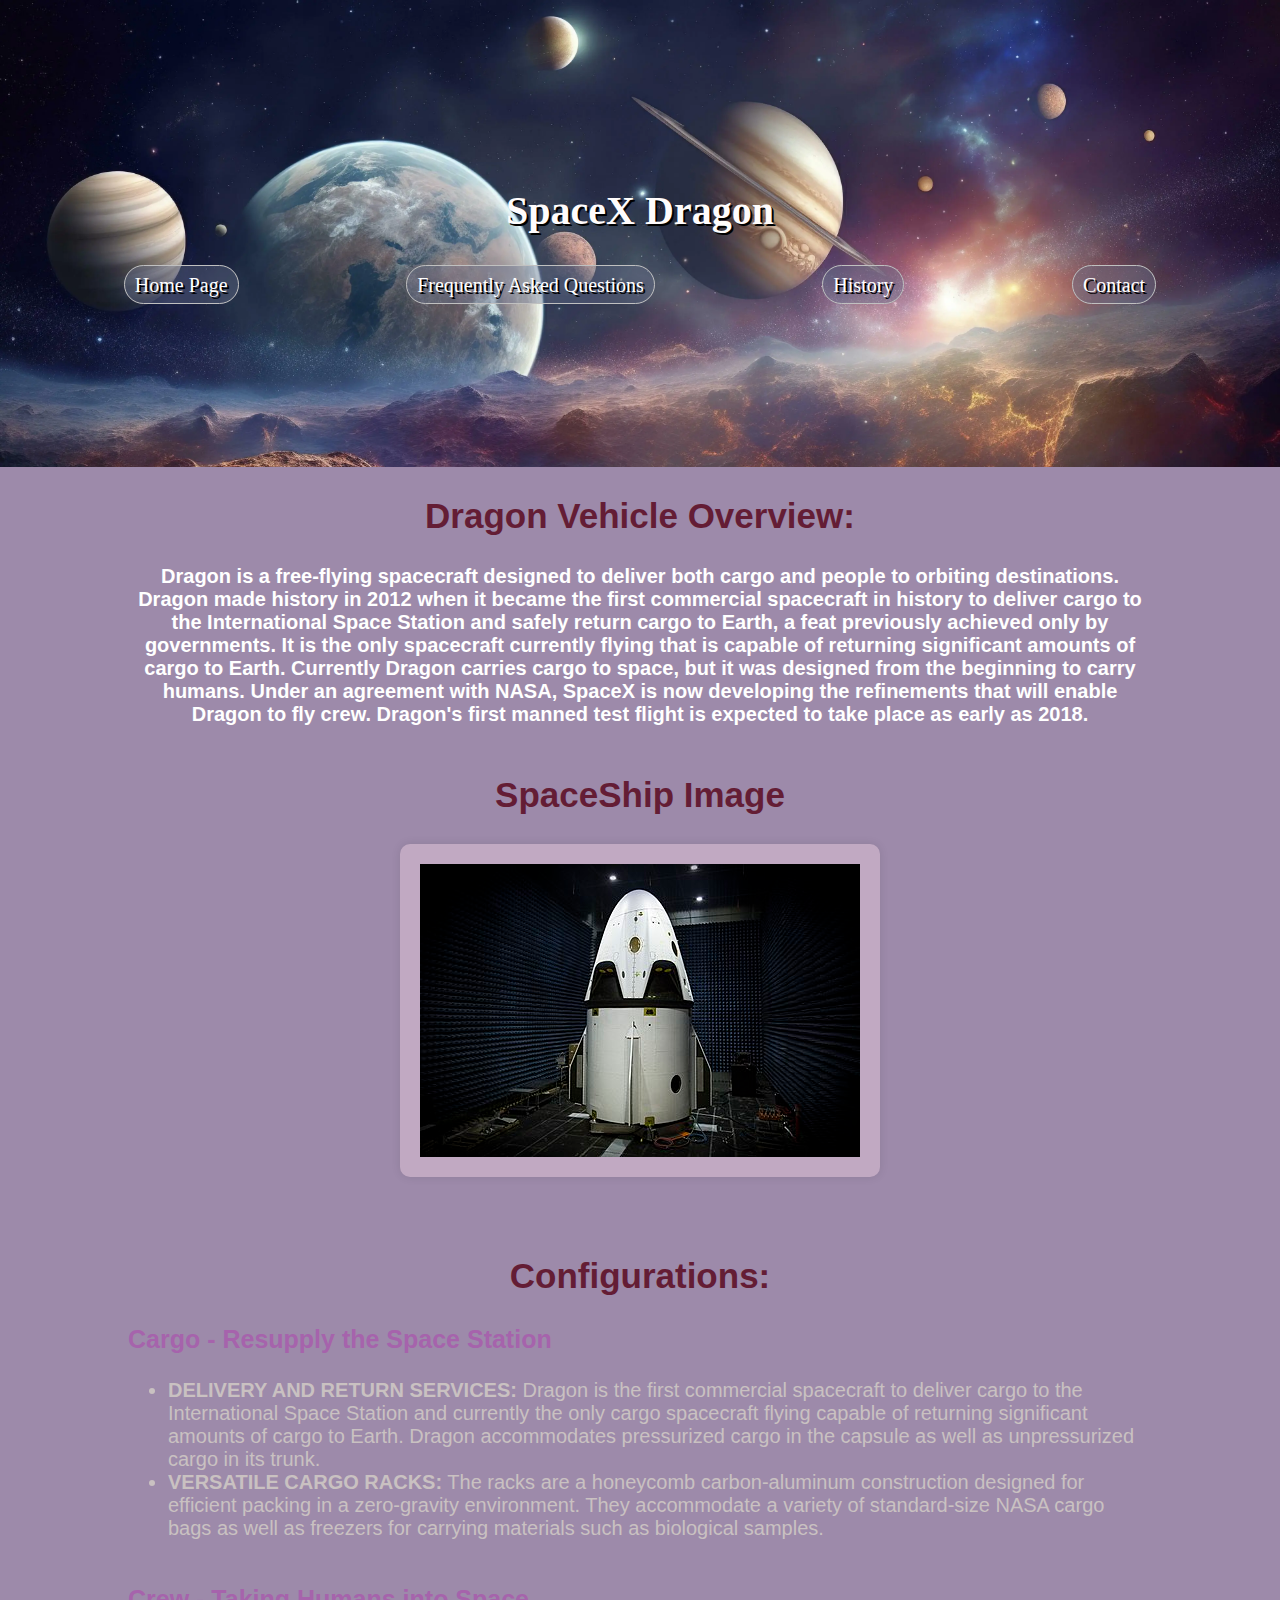
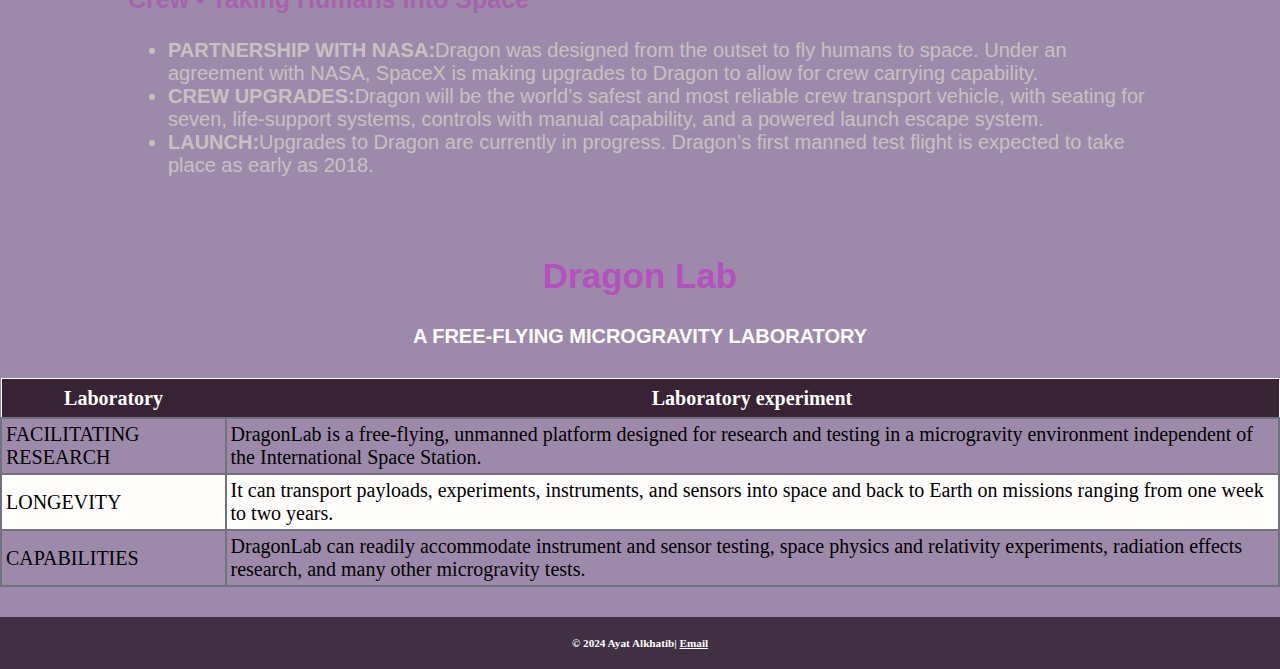
<file: spacex/index.html>
<!doctype html>

<html lang="en">
<head>
  <meta charset="utf-8">
  <meta name="description" content="Coursework from IFSC 1310 - Spring 2024">
  <meta name="author" content="Ayat Alkhatib">
  <link rel="stylesheet" href="assets/css/style.css">
  <title>SpaceX Project</title>

</head>

<body>
    <header class="primary">
        <div class="hgroup">
            <h1>SpaceX Dragon</h1>
            <nav>
                 <ul>
                    <li><a href="index.html">Home Page</a></li>
                    <li><a href= "faqs.html">Frequently Asked Questions</a></li>
                    <li><a href="history.html">History</a></li>
                    <li><a href="contacts.html">Contact</a></li>
        
                </ul>
                
            </nav>
         </div>
    </header>

    <section id="blog" class="container">
         <div class="center-text">
            <h2>Dragon Vehicle Overview:</h2>
            <p>Dragon is a free-flying spacecraft designed to deliver both cargo and people to orbiting destinations. Dragon made history in 2012 when it became the first commercial spacecraft in history to deliver cargo to the International Space Station and safely return cargo to Earth, a feat previously achieved only by governments. It is the only spacecraft currently flying that is capable of returning significant amounts of cargo to Earth. Currently Dragon carries cargo to space, but it was designed from the beginning to carry humans. Under an agreement with NASA, SpaceX is now developing the refinements that will enable Dragon to fly crew. Dragon's first manned test flight is expected to take place as early as 2018.</p>
         </div>

    
        <article class="post">
            <h2>SpaceShip Image</h2>
            <figure>
                <img src="assets/img/dragon-exterior.jpg" alt="Placeholder">
            </figure>
        </article>
    </section>
   

    <section id="content" class="container">
        <h2>Configurations:</h2>
    <article>
        <h3>Cargo - Resupply the Space Station</h3>
        <ul>
            <li><strong> DELIVERY AND RETURN SERVICES:</strong> Dragon is the first commercial spacecraft to deliver cargo to the International Space Station and currently the only cargo spacecraft flying capable of returning significant amounts of cargo to Earth. Dragon accommodates pressurized cargo in the capsule as well as unpressurized cargo in its trunk.</li>
            <li><strong>VERSATILE CARGO RACKS:</strong> The racks are a honeycomb carbon-aluminum construction designed for efficient packing in a zero-gravity environment. They accommodate a variety of standard-size NASA cargo bags as well as freezers for carrying materials such as biological samples.</li>
        </ul>
    </article>

    <article class="post">
        <h3> Crew - Taking Humans into Space </h3>
        <ul>
            <li><strong>PARTNERSHIP WITH NASA:</strong>Dragon was designed from the outset to fly humans to space. Under an agreement with NASA, SpaceX is making upgrades to Dragon to allow for crew carrying capability.</li>
             <li><strong>CREW UPGRADES:</strong>Dragon will be the world’s safest and most reliable crew transport vehicle, with seating for seven, life-support systems, controls with manual capability, and a powered launch escape system.</li>
             <li><strong>LAUNCH:</strong>Upgrades to Dragon are currently in progress. Dragon’s first manned test flight is expected to take place as early as 2018.</li>
        </ul>
    </article>
</section>

    <section>
        <h2>Dragon Lab</h2>
        <p>A FREE-FLYING MICROGRAVITY LABORATORY</p>
        <table>
            <thead>
                 <tr>
                    <th scope = "col">Laboratory</th>
                    <th scope = "col">Laboratory experiment</th>
                </tr>
            </thead>
            <tbody>
                <tr>
                 <td>FACILITATING RESEARCH</td>
                 <td> DragonLab is a free-flying, unmanned platform designed for research and testing in a microgravity environment independent of the International Space Station.</td>
                </tr>
                <tr>
                     <td>LONGEVITY</td> 
                     <td>It can transport payloads, experiments, instruments, and sensors into space and back to Earth on missions ranging from one week to two years.</td>
                </tr>
                <tr>
                    <td>CAPABILITIES</td> 
                    <td>DragonLab can readily accommodate instrument and sensor testing, space physics and relativity experiments, radiation effects research, and many other microgravity tests.</td>
                </tr>
            </tbody>
        </table>
     </section>
     <footer id="colophon">
        <h6>&copy; 2024 Ayat Alkhatib| <a href="mailto:tvd2005to@gmail.com"> Email</a></h6>
    </footer>

</body>
</html>
</file>
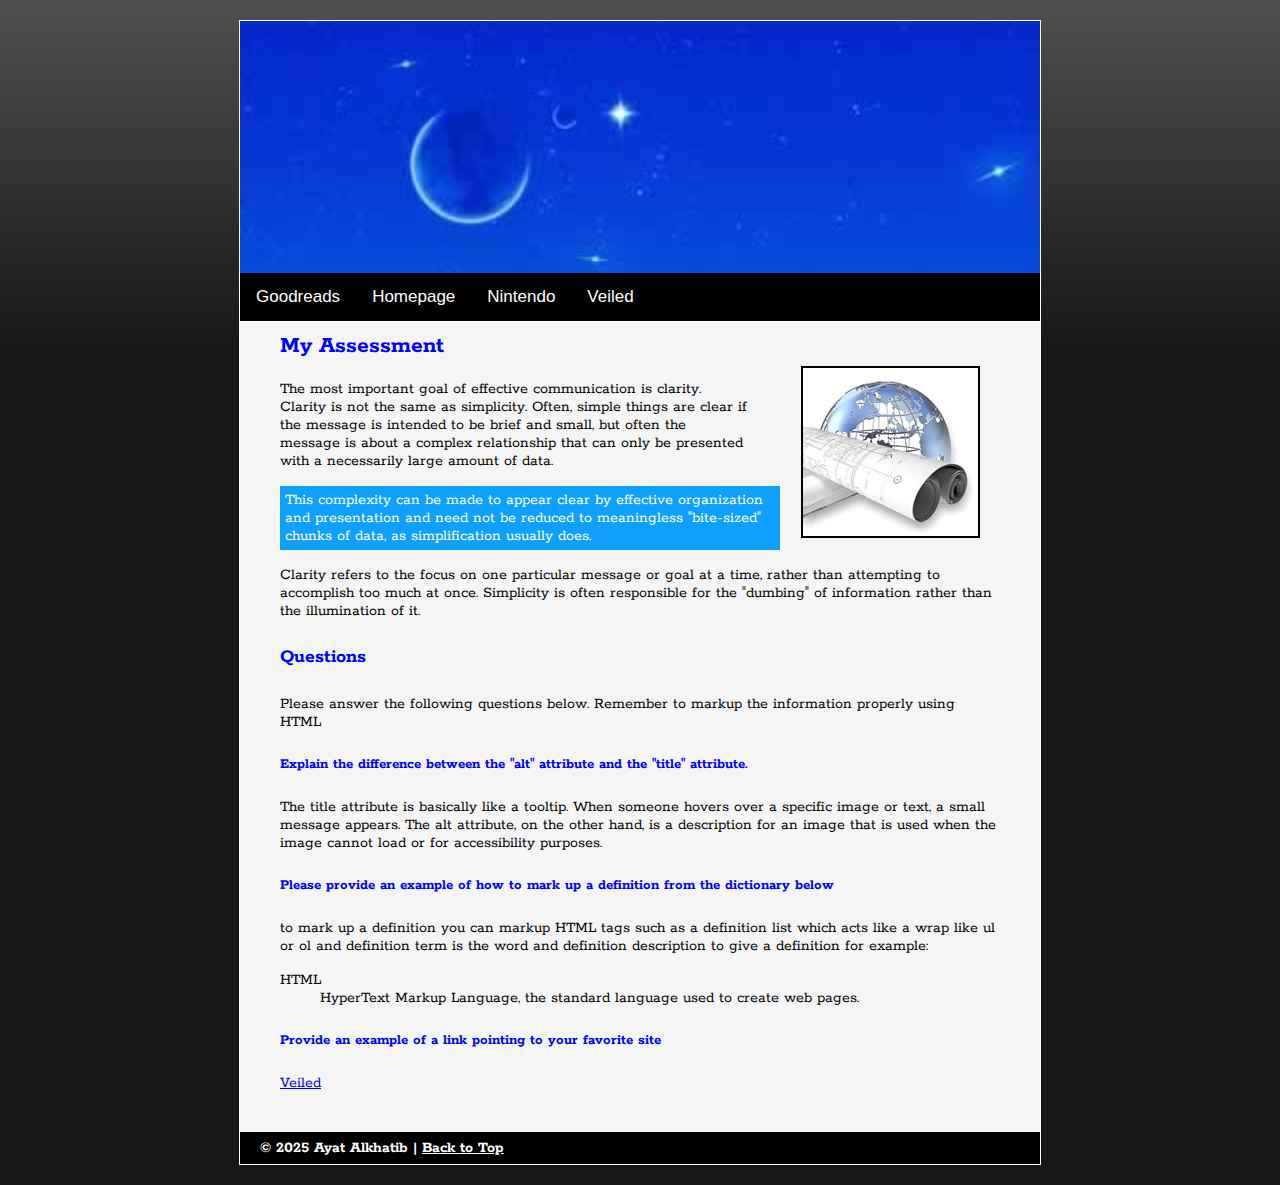
<file: web-dev/web-1/index.html>
<!DOCTYPE html>
<html lang="en">
<head>
  <title>Web-1</title>
  <meta charset="UTF-8">
  <meta name="description" content="web-1 assignment">
  <meta name="author" content="Ayat Alkhatib">
  <meta name="keywords" content="web design, HTML, CSS, assessment">
  <link href="assest/css/screen.css" rel="stylesheet">
  <link rel="preconnect" href="https://fonts.googleapis.com">
<link rel="preconnect" href="https://fonts.gstatic.com" crossorigin>
<link href="https://fonts.googleapis.com/css2?family=Cormorant+Garamond:ital,wght@0,300;0,400;0,500;0,600;0,700;1,300;1,400;1,500;1,600;1,700&family=Elsie:wght@400;900&family=Gabriela&family=Graduate&family=Playfair+Display:ital,wght@0,400..900;1,400..900&family=Playfair:ital,opsz,wght@0,5..1200,300..900;1,5..1200,300..900&family=Rokkitt&display=swap" rel="stylesheet">
</head>
<body>
    <main>
        <header>
            <div class="tabs">
                <button class="tablinks" onclick="window.location.href='https://www.goodreads.com/'" title="Go to good reads">Goodreads</button>
                <button class="tablinks" onclick="window.location.href='https://ayatnalkhatib.github.io/portfolio/'" title="go to portfolio">Homepage</button>
                <button class="tablinks" onclick="window.location.href='https://www.nintendo.com/'" title="go to Nintendo">Nintendo</button>
                <button class="tablinks" onclick="window.location.href='https://veiled.com/'" title="go to veiled">Veiled</button>
            </div>
           
        </header>

        <section id="content" class="container">
            <div class="hgroup">
                <h2>My Assessment</h2>
                <p>The most important goal of effective communication is clarity. Clarity is not the same as simplicity. Often, simple things are clear if the message is intended to be brief and small, but often the message is about a complex relationship that can only be presented with a necessarily large amount of data. </p>
                <img src="assest/img/webpage-image.jpg" alt="web-page img">
            </div>
            <div class="group-content">
                 <p class="alert">This complexity can be made to appear clear by effective organization and presentation and need not be reduced to meaningless "bite-sized" chunks of data, as simplification usually does.</p>
                    <p>Clarity refers to the focus on one particular message or goal at a time, rather than attempting to accomplish too much at once. Simplicity is often responsible for the "dumbing" of information rather than the illumination of it.</p>
                    <h4>Questions</h4>
                    <p>Please answer the following questions below. Remember to markup the information properly using HTML</p>
                    <h5>Explain the difference between the "alt" attribute and the "title" attribute.</h5>
                    <p>The title attribute is basically like a tooltip. When someone hovers over a specific image or text, a small message appears. The alt attribute, on the other hand, is a description for an image that is used when the image cannot load or for accessibility purposes.</p>
                    <h5>Please provide an example of how to mark up a definition from the dictionary below</h5>
                    <p>to mark up a definition you can markup HTML tags such as a definition list which acts like a wrap like ul or ol and definition term is the word and definition description to give a definition for example: </p>
                    <dl> <dt>HTML</dt><dd>HyperText Markup Language, the standard language used to create web pages.</dd></dl>
                    <h5>Provide an example of a link pointing to your favorite site</h5>
                    <a href="https://veiled.com/">Veiled</a>
            </div>
           
        </section>

        <footer  id="colophon" role="contentinfo">
                  <h6>&copy; 2025 Ayat Alkhatib | <a href="#top" style="color:white;">Back to Top</a></h6>

        </footer>

    </main>
</body>
</file>
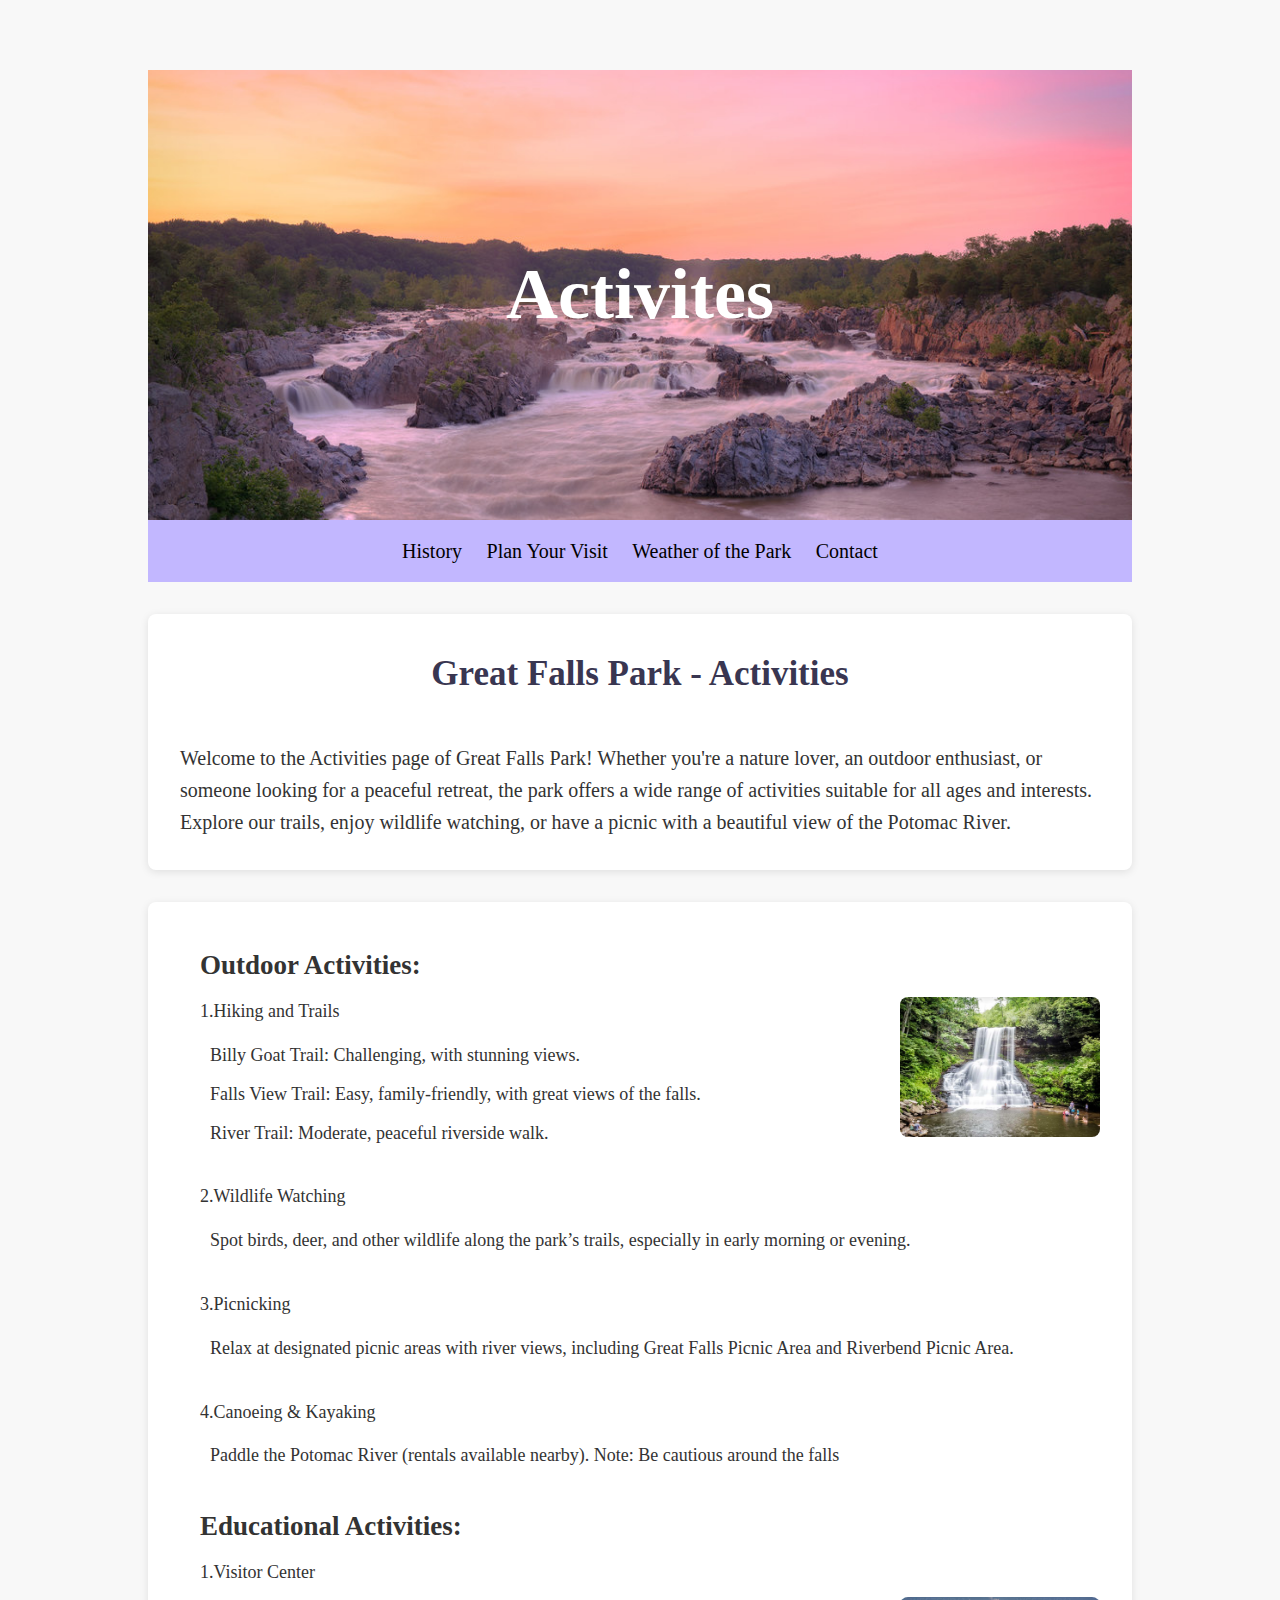
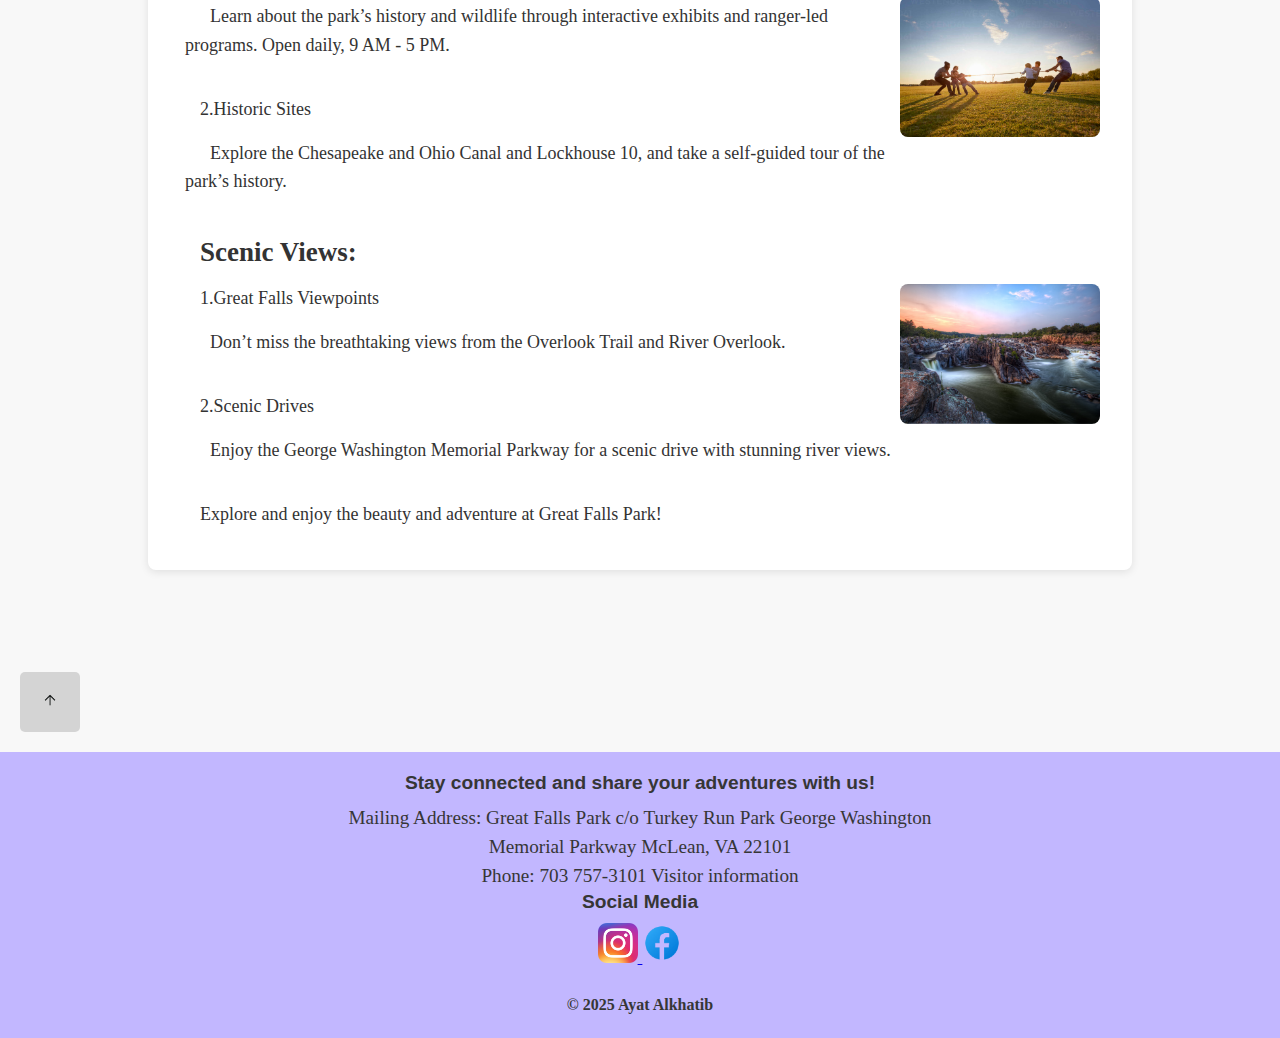
<file: microsite/activites.html>
<!DOCTYPE html>
<html lang="en">
<head>
  <title>Great Falls Park Website</title>
  <meta charset="UTF-8">
  <meta name="description" content="microsite project">
  <meta name="author" content="Ayat Alkhatib">
  <link href="great-falls-park/css/style.css" rel="stylesheet">
  <script src="great-falls-park/js/button.js"></script>
</head>
<body>
    <main>
        <header  class="primary container">
            <div class="hgroup">
                    <h1><a href="index.html">Activites</a></h1>
              </div>
              <nav>
                <ul>
                  <li class="dropdown"><a href="history.html">History</a></li>
                  <li><a href="#">Plan Your Visit</a>
                    <ul>
                      <li><a href="tickets.html">Tickets</a></li>
                      <li><a href="activites.html">Activites</a></li>
                    </ul>
                  </li>
                  <li><a href="weather.html">Weather of the Park</a></li>
                  <li><a href="contact.html">Contact</a></li>
                </ul>
              </nav>
        </header>
      
        <section id="content" class="welcome">
          <h1>Great Falls Park - Activities</h1>
          
       
          <p>Welcome to the Activities page of Great Falls Park! Whether you're a nature lover, an outdoor enthusiast, or someone looking for a peaceful retreat, the park offers a wide range of activities suitable for all ages and interests. Explore our trails, enjoy wildlife watching, or have a picnic with a beautiful view of the Potomac River.</p>
        </section>
           <section id="history">
          <h2>Outdoor Activities:</h2>
          <img src="great-falls-park/img/trails.jpg" alt="placeholder">
          <p>1.Hiking and Trails</p>
          
          <ul>
            <li>Billy Goat Trail: Challenging, with stunning views.</li>
            <li>Falls View Trail: Easy, family-friendly, with great views of the falls.</li>
            <li>River Trail: Moderate, peaceful riverside walk.</li>
          </ul>
          <p>2.Wildlife Watching</p>
          <ul>
            <li>Spot birds, deer, and other wildlife along the park’s trails, especially in early morning or evening.</li>
          </ul>
          <p>3.Picnicking</p>
          <ul>
            <li>Relax at designated picnic areas with river views, including Great Falls Picnic Area and Riverbend Picnic Area.</li>
          </ul>
          <p>4.Canoeing & Kayaking</p>
          <ul>
            <li>Paddle the Potomac River (rentals available nearby). Note: Be cautious around the falls</li>
          </ul>
          <h2>Educational Activities:</h2>
          <p>1.Visitor Center</p>
          <img src="great-falls-park/img/outdoor.jpg" alt="placerholder">
          <ul>
            <li>Learn about the park’s history and wildlife through interactive exhibits and ranger-led programs. Open daily, 9 AM - 5 PM.</li>
          </ul>
          <p>2.Historic Sites</p>
          <ul>
            <li>Explore the Chesapeake and Ohio Canal and Lockhouse 10, and take a self-guided tour of the park’s history.</li>
          </ul>
          <h2>Scenic Views:</h2>
          <img src="great-falls-park/img/sunrise.jpg" alt="placeholder">
          <p>1.Great Falls Viewpoints</p>
          <ul>
            <li>Don’t miss the breathtaking views from the Overlook Trail and River Overlook.</li>
          </ul>
          <p>2.Scenic Drives</p>
         <ul>
          <li>Enjoy the George Washington Memorial Parkway for a scenic drive with stunning river views.</li>
         </ul>
         <p>Explore and enjoy the beauty and adventure at Great Falls Park!</p>
        </section>
    </main>
    <button id="backToTop" onclick="scrollToTop()"><img src="great-falls-park/img/pointer-removebg-preview.png" alt="placeholder"></button>


    <footer id="colophon" role="contentinfo">
      <h5>Stay connected and share your adventures with us!</h5>
      <p>Mailing Address:
      Great Falls Park
      c/o Turkey Run Park
      George Washington Memorial Parkway
      McLean, VA 22101</p>
      <p>Phone:
        703 757-3101
        Visitor information</p>

        <h5>Social Media</h5>
      <div class="social-media">
        <a href="https://www.instagram.com/greatfallsparkvanps/?hl=en">
          <img src="great-falls-park/img/Instagram_icon.png" alt="placeholder">
        </a>
        <a href="https://www.facebook.com/GreatFallsPark/videos/?ref">
        <img src="great-falls-park/img/facebook-new-removebg-preview.png" alt="placeholder"></a>
      </div>

      <h6>&copy; 2025 Ayat Alkhatib</h6>
    </footer>

</body>
</file>
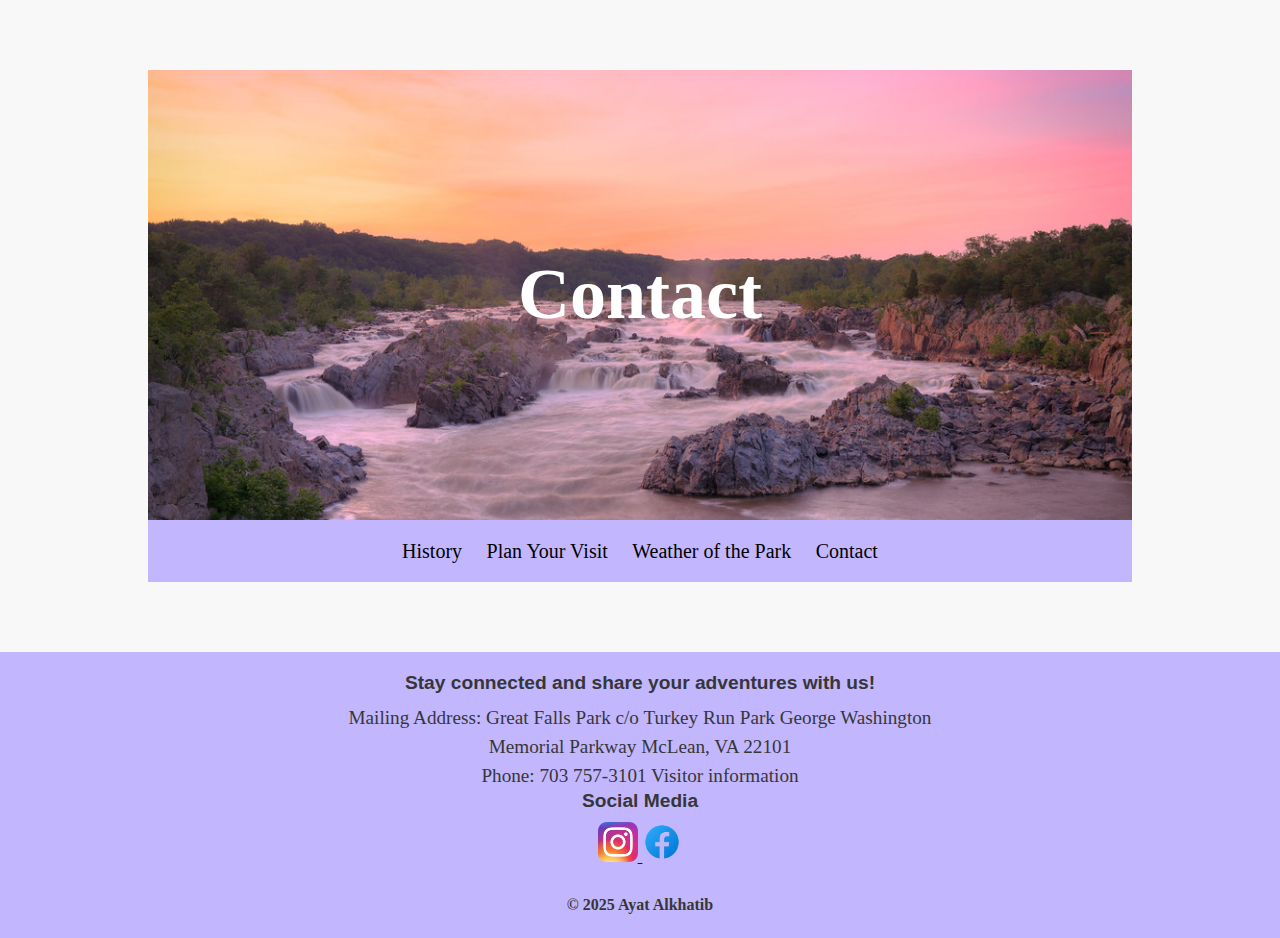
<file: microsite/contact.html>
<!DOCTYPE html>
<html lang="en">
<head>
  <title>Great Falls Park Website</title>
  <meta charset="UTF-8">
  <meta name="description" content="microsite project">
  <meta name="author" content="Ayat Alkhatib">
  <link href="great-falls-park/css/style.css" rel="stylesheet">
</head>
<body>
    <main>
        <header  class="primary container">
            <div class="hgroup">
                    <h1><a href="index.html">Contact</a></h1>
              </div>
              <nav>
                <ul>
                  <li class="dropdown"><a href="history.html">History</a></li>
                  <li><a href="#">Plan Your Visit</a>
                    <ul>
                      <li><a href="tickets.html">Tickets</a></li>
                      <li><a href="activites.html">Activites</a></li>
                    </ul>
                  </li>
                  <li><a href="weather.html">Weather of the Park</a></li>
                  <li><a href="contact.html">Contact</a></li>
                </ul>
              </nav>
        </header>
      
        <script type="text/javascript" src="https://form.jotform.com/jsform/251000888801048"></script>
       
    </main>
    <footer id="colophon" role="contentinfo">
      <h5>Stay connected and share your adventures with us!</h5>
      <p>Mailing Address:
      Great Falls Park
      c/o Turkey Run Park
      George Washington Memorial Parkway
      McLean, VA 22101</p>
      <p>Phone:
        703 757-3101
        Visitor information</p>

        <h5>Social Media</h5>
      <div class="social-media">
        <a href="https://www.instagram.com/greatfallsparkvanps/?hl=en">
          <img src="great-falls-park/img/Instagram_icon.png" alt="placeholder">
        </a>
        <a href="https://www.facebook.com/GreatFallsPark/videos/?ref">
        <img src="great-falls-park/img/facebook-new-removebg-preview.png" alt="placeholder"></a>
      </div>

      <h6>&copy; 2025 Ayat Alkhatib</h6>
    </footer>

</body>
</file>
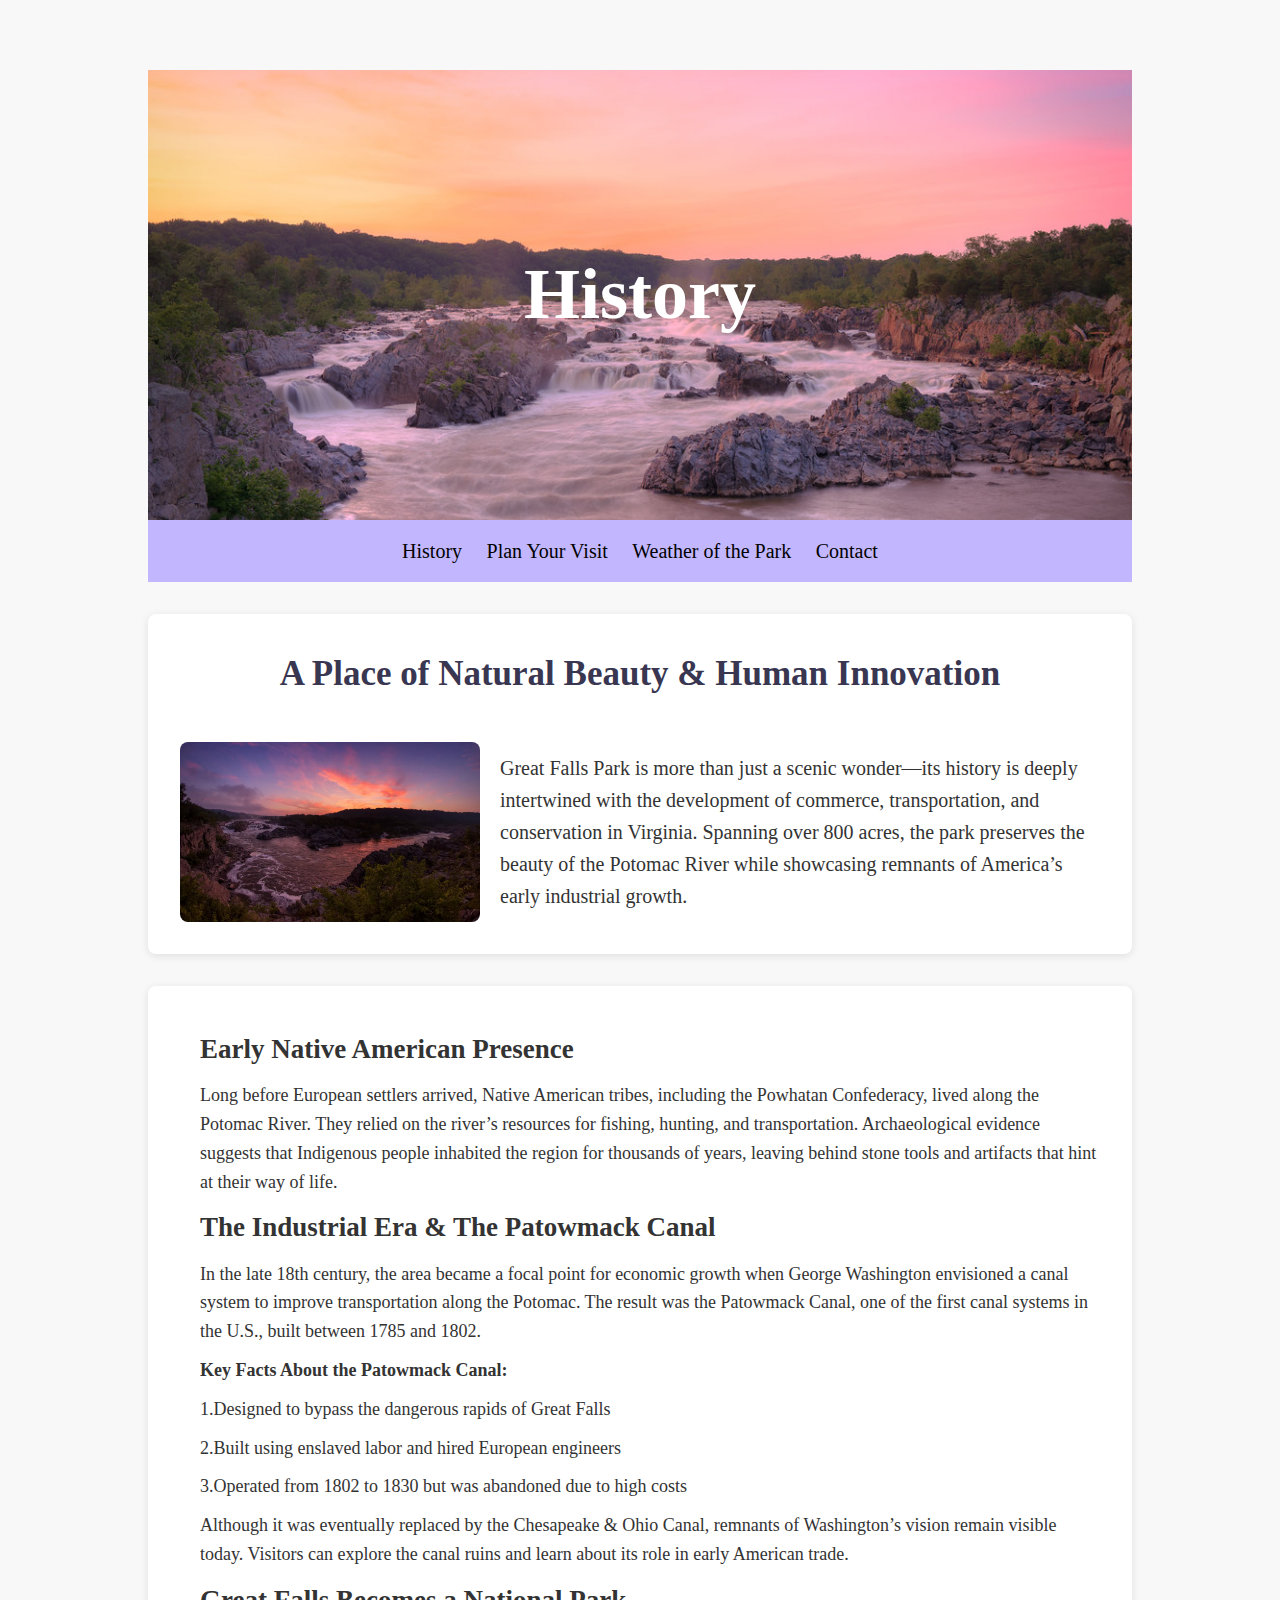
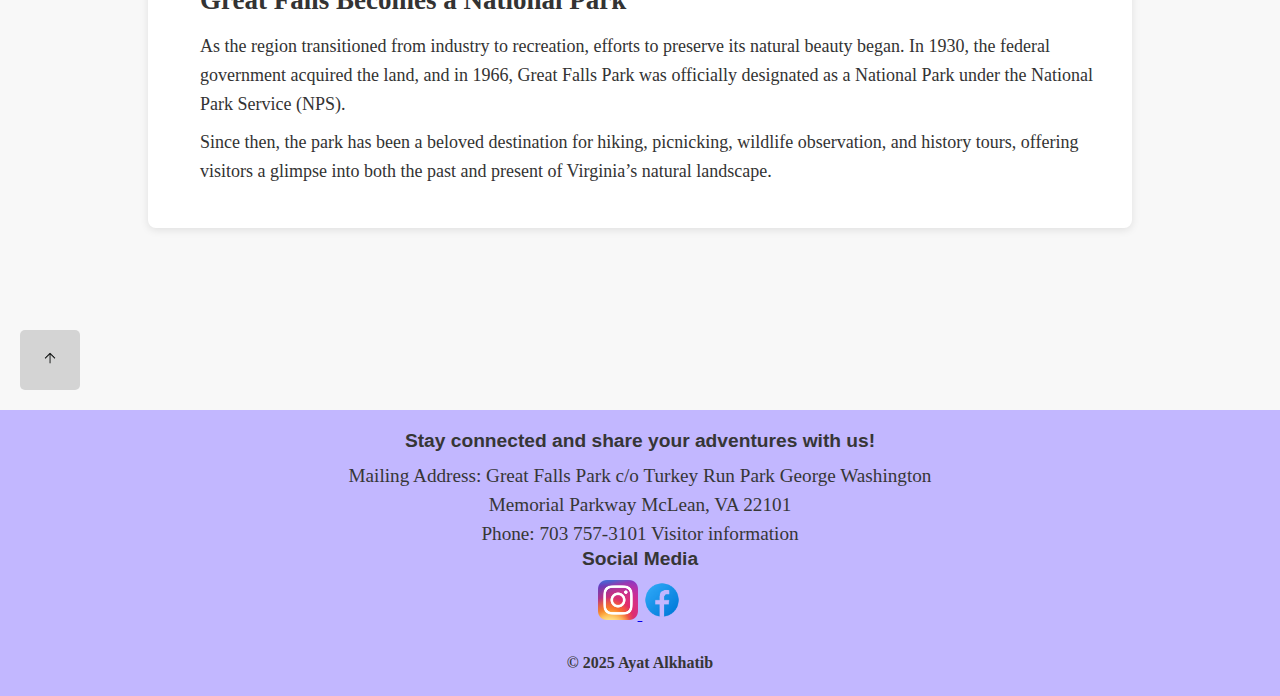
<file: microsite/history.html>
<!DOCTYPE html>
<html lang="en">
<head>
  <title>Great Falls Park Website</title>
  <meta charset="UTF-8">
  <meta name="description" content="microsite project">
  <meta name="author" content="Ayat Alkhatib">
  <link href="great-falls-park/css/style.css" rel="stylesheet">
  <script src="great-falls-park/js/button.js"></script>
</head>
<body>
    <main>
        <header  class="primary container">
            <div class="hgroup">
                    <h1><a href="index.html"> History</a></h1>
              </div>
              <nav>
                <ul>
                  <li class="dropdown"><a href="history.html">History</a></li>
                  <li><a href="#">Plan Your Visit</a>
                    <ul>
                      <li><a href="tickets.html">Tickets</a></li>
                      <li><a href="activites.html">Activites</a></li>
                    </ul>
                  </li>
                  <li><a href="weather.html">Weather of the Park</a></li>
                  <li><a href="contact.html">Contact</a></li>
                </ul>
              </nav>
        </header>
      
        <section id="content" class="welcome">
          <h1>A Place of Natural Beauty & Human Innovation</h1>
          <img src="great-falls-park/img/summer.jpg" alt="placeholder">
          
       
          <p>Great Falls Park is more than just a scenic wonder—its history is deeply intertwined with the development of commerce, transportation, and conservation in Virginia. Spanning over 800 acres, the park preserves the beauty of the Potomac River while showcasing remnants of America’s early industrial growth.</p>
        </section>
           <section id="history" class="native">
          <h2>Early Native American Presence</h2>
          <p>Long before European settlers arrived, Native American tribes, including the Powhatan Confederacy, lived along the Potomac River. They relied on the river’s resources for fishing, hunting, and transportation. Archaeological evidence suggests that Indigenous people inhabited the region for thousands of years, leaving behind stone tools and artifacts that hint at their way of life.</p>
          
          <h2> The Industrial Era & The Patowmack Canal</h2>
          <p>In the late 18th century, the area became a focal point for economic growth when George Washington envisioned a canal system to improve transportation along the Potomac. The result was the Patowmack Canal, one of the first canal systems in the U.S., built between 1785 and 1802.</p>
          <h4>Key Facts About the Patowmack Canal:</h4>
          <p>1.Designed to bypass the dangerous rapids of Great Falls</p>
          <p>2.Built using enslaved labor and hired European engineers</p>
          <p>3.Operated from 1802 to 1830 but was abandoned due to high costs</p>
          <p>Although it was eventually replaced by the Chesapeake & Ohio Canal, remnants of Washington’s vision remain visible today. Visitors can explore the canal ruins and learn about its role in early American trade.</p>
            <h2>Great Falls Becomes a National Park</h2>
            <p>As the region transitioned from industry to recreation, efforts to preserve its natural beauty began. In 1930, the federal government acquired the land, and in 1966, Great Falls Park was officially designated as a National Park under the National Park Service (NPS).</p>
            <p>Since then, the park has been a beloved destination for hiking, picnicking, wildlife observation, and history tours, offering visitors a glimpse into both the past and present of Virginia’s natural landscape.</p>

        </section>
          
    </main>
    <button id="backToTop" onclick="scrollToTop()"><img src="great-falls-park/img/pointer-removebg-preview.png" alt="placeholder"></button>

    <footer id="colophon" role="contentinfo">
      <h5>Stay connected and share your adventures with us!</h5>
      <p>Mailing Address:
      Great Falls Park
      c/o Turkey Run Park
      George Washington Memorial Parkway
      McLean, VA 22101</p>
      <p>Phone:
        703 757-3101
        Visitor information</p>

        <h5>Social Media</h5>
      <div class="social-media">
        <a href="https://www.instagram.com/greatfallsparkvanps/?hl=en">
          <img src="great-falls-park/img/Instagram_icon.png" alt="placeholder">
        </a>
        <a href="https://www.facebook.com/GreatFallsPark/videos/?ref">
        <img src="great-falls-park/img/facebook-new-removebg-preview.png" alt="placeholder"></a>
      </div>

      <h6>&copy; 2025 Ayat Alkhatib</h6>
    </footer>

</body>
</file>
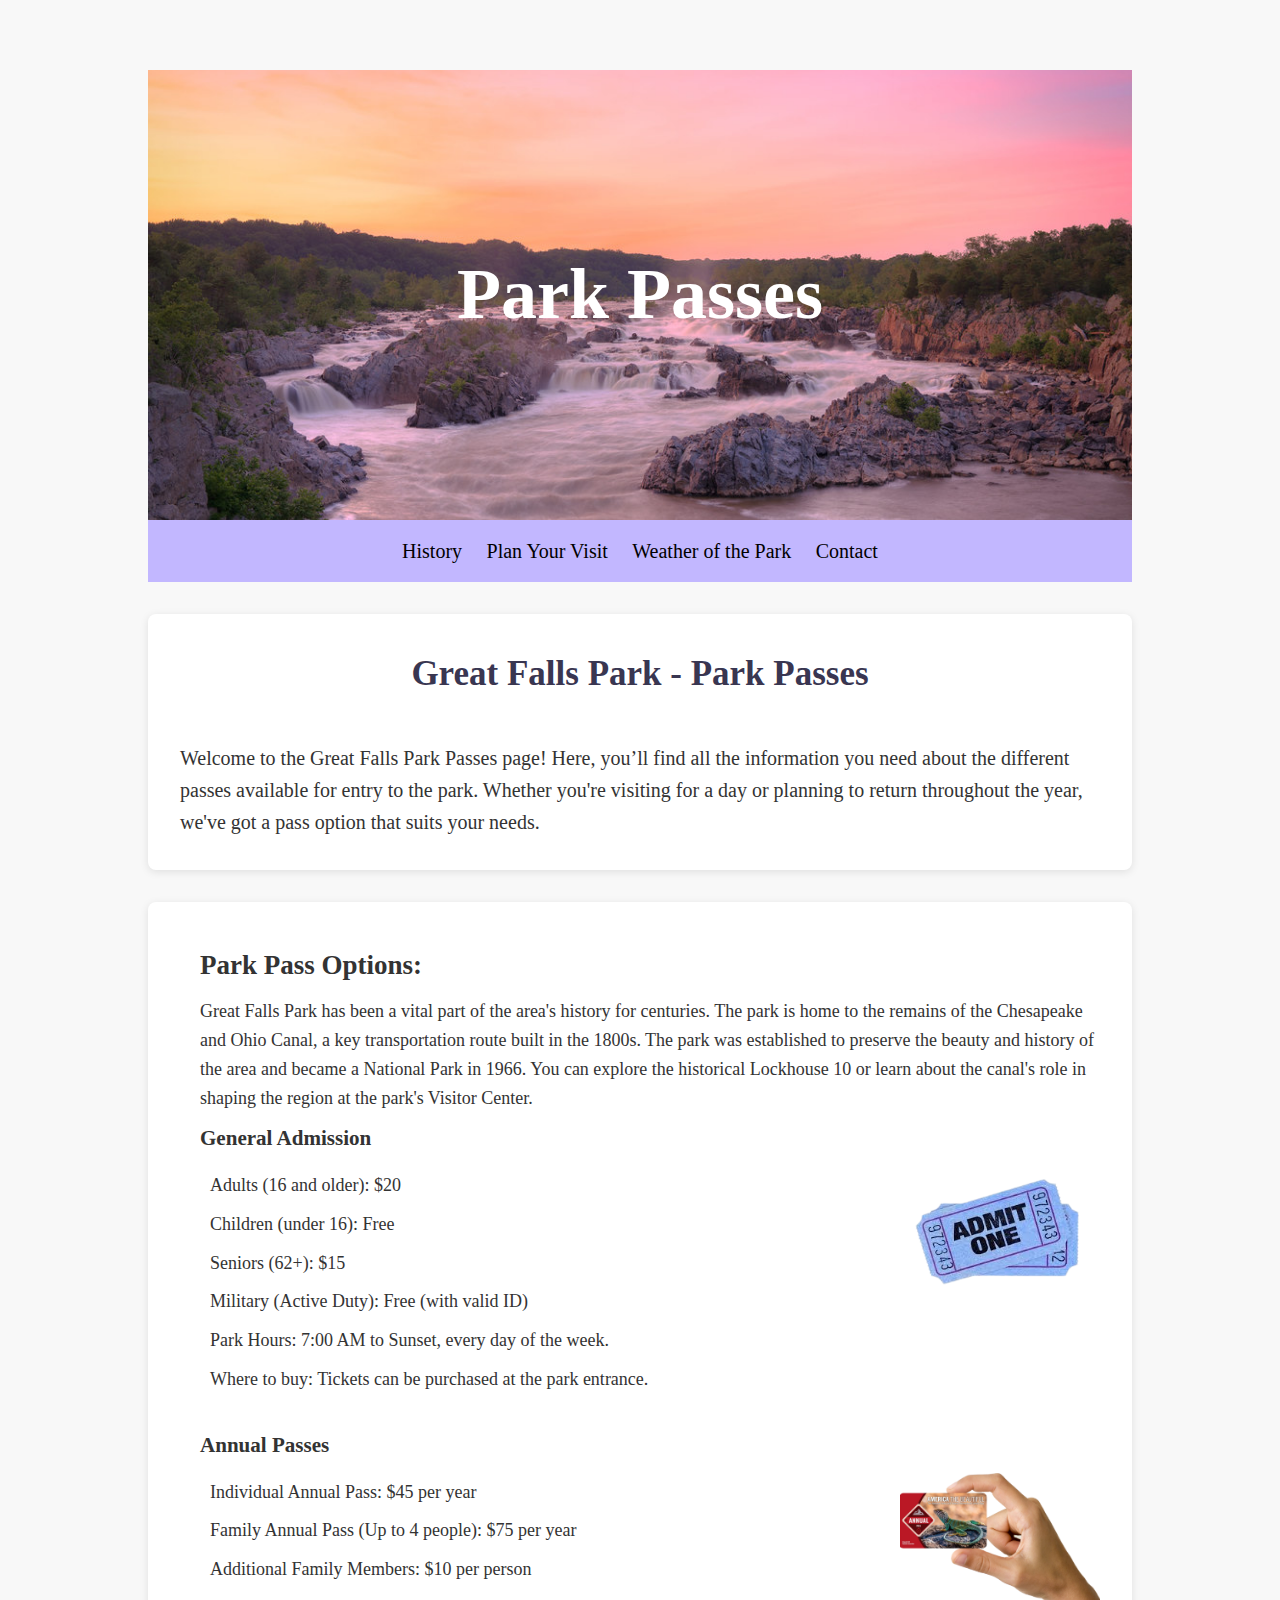
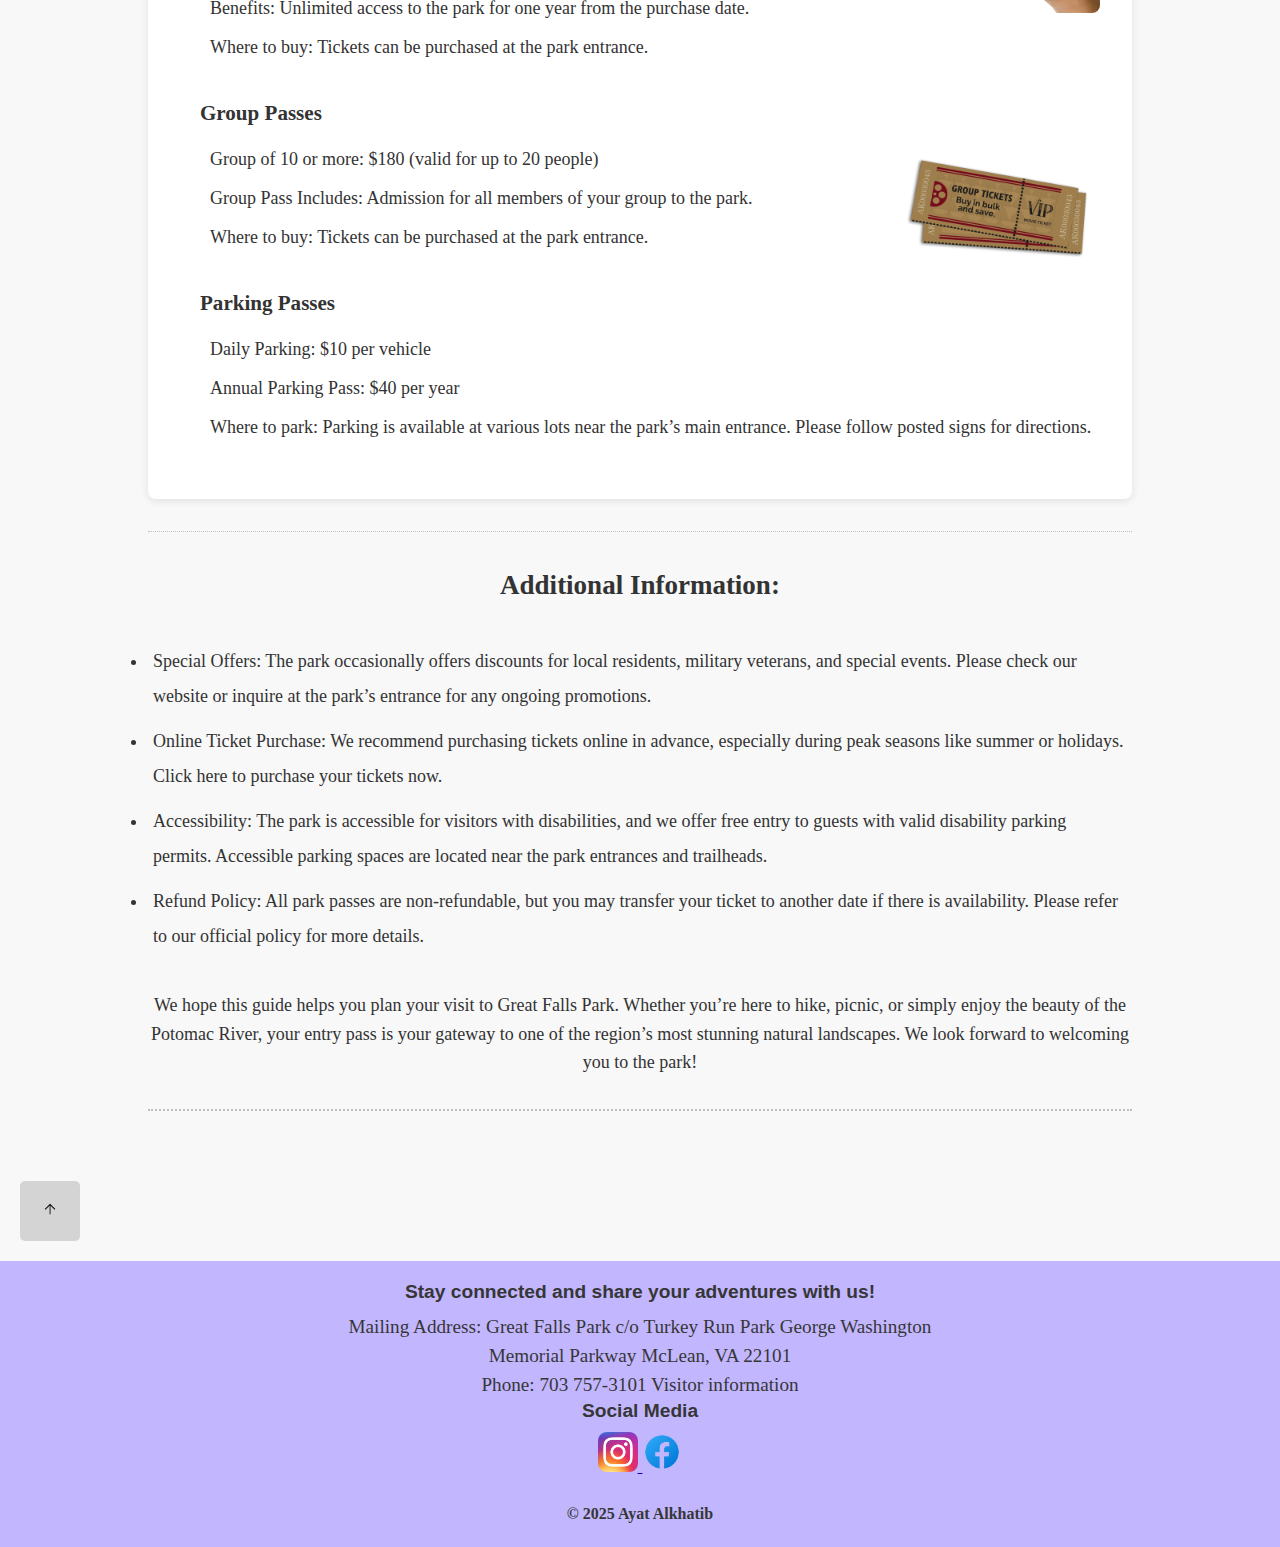
<file: microsite/tickets.html>
<!DOCTYPE html>
<html lang="en">
<head>
  <title>Great Falls Park Website</title>
  <meta charset="UTF-8">
  <meta name="description" content="microsite project">
  <meta name="author" content="Ayat Alkhatib">
  <link href="great-falls-park/css/style.css" rel="stylesheet">
  <script src="great-falls-park/js/button.js"></script>
</head>
<body>
    <main>
        <header  class="primary container">
            <div class="hgroup">
                    <h1><a href="index.html">Park Passes</a></h1>
              </div>
              <nav>
                <ul>
                  <li class="dropdown"><a href="history.html">History</a></li>
                  <li><a href="#">Plan Your Visit</a>
                    <ul>
                      <li><a href="tickets.html">Tickets</a></li>
                      <li><a href="activites.html">Activites</a></li>
                    </ul>
                  </li>
                  <li><a href="weather.html">Weather of the Park</a></li>
                  <li><a href="contact.html">Contact</a></li>
                </ul>
              </nav>
        </header>
      
        <section id="content" class="welcome">
          <h1>Great Falls Park - Park Passes</h1>
          <p>Welcome to the Great Falls Park Passes page! Here, you’ll find all the information you need about the different passes available for entry to the park. Whether you're visiting for a day or planning to return throughout the year, we've got a pass option that suits your needs.</p>
        </section>
           <section id="history">
          <h2>Park Pass Options:</h2>
          <p>Great Falls Park has been a vital part of the area's history for centuries. The park is home to the remains of the Chesapeake and Ohio Canal, a key transportation route built in the 1800s. The park was established to preserve the beauty and history of the area and became a National Park in 1966. You can explore the historical Lockhouse 10 or learn about the canal's role in shaping the region at the park's Visitor Center.</p>
          
            <h3>General Admission</h3>
            <ul>
              <img src="great-falls-park/img/genral-removebg-preview.png" alt="placeholder">
              <li>Adults (16 and older): $20</li>
              <li>Children (under 16): Free</li>
              <li>Seniors (62+): $15</li>
              <li>Military (Active Duty): Free (with valid ID)</li>
              <li>Park Hours: 7:00 AM to Sunset, every day of the week.</li>
              <li>Where to buy: Tickets can be purchased at the park entrance.</li>
            </ul>
            <h3>Annual Passes</h3>
            <img src="great-falls-park/img/Pass-Hand-Exp-2025.png" alt="placeholder">
            <ul>
              <li>Individual Annual Pass: $45 per year</li>
              <li>Family Annual Pass (Up to 4 people): $75 per year</li>
              <li>Additional Family Members: $10 per person</li>
              <li>Benefits: Unlimited access to the park for one year from the purchase date.</li>
              <li>Where to buy: Tickets can be purchased at the park entrance.</li>
            </ul>
            <h3>Group Passes</h3>
            <img src="great-falls-park/img/GroupTickets-2.png" alt="placeholder">
            <ul>
              <li>Group of 10 or more: $180 (valid for up to 20 people)</li>
              <li>Group Pass Includes: Admission for all members of your group to the park.</li>
              <li>Where to buy: Tickets can be purchased at the park entrance.</li>
            </ul>
            <h3>Parking Passes</h3>
            <ul>
              <li>Daily Parking: $10 per vehicle</li>
              <li>Annual Parking Pass: $40 per year</li>
              <li>Where to park: Parking is available at various lots near the park’s main entrance. Please follow posted signs for directions.</li>
            </ul>
        </section>
        <section id="visit">
          <h2>Additional Information:</h2>
          <ul>
            <li>Special Offers: The park occasionally offers discounts for local residents, military veterans, and special events. Please check our website or inquire at the park’s entrance for any ongoing promotions.</li>
            <li>Online Ticket Purchase: We recommend purchasing tickets online in advance, especially during peak seasons like summer or holidays. Click here to purchase your tickets now.</li>
            <li>Accessibility: The park is accessible for visitors with disabilities, and we offer free entry to guests with valid disability parking permits. Accessible parking spaces are located near the park entrances and trailheads.</li>
            <li>Refund Policy: All park passes are non-refundable, but you may transfer your ticket to another date if there is availability. Please refer to our official policy for more details.</li>
          </ul>
          <p>We hope this guide helps you plan your visit to Great Falls Park. Whether you’re here to hike, picnic, or simply enjoy the beauty of the Potomac River, your entry pass is your gateway to one of the region’s most stunning natural landscapes. We look forward to welcoming you to the park!</p>
        </section>
    </main>
    <button id="backToTop" onclick="scrollToTop()"><img src="great-falls-park/img/pointer-removebg-preview.png" alt="placeholder"></button>


    <footer id="colophon" role="contentinfo">
      <h5>Stay connected and share your adventures with us!</h5>
      <p>Mailing Address:
      Great Falls Park
      c/o Turkey Run Park
      George Washington Memorial Parkway
      McLean, VA 22101</p>
      <p>Phone:
        703 757-3101
        Visitor information</p>

        <h5>Social Media</h5>
      <div class="social-media">
        <a href="https://www.instagram.com/greatfallsparkvanps/?hl=en">
          <img src="great-falls-park/img/Instagram_icon.png" alt="placeholder">
        </a>
        <a href="https://www.facebook.com/GreatFallsPark/videos/?ref">
        <img src="great-falls-park/img/facebook-new-removebg-preview.png" alt="placeholder"></a>
      </div>

      <h6>&copy; 2025 Ayat Alkhatib</h6>
    </footer>

</body>
</file>
<file: spacex/assets/css/style.css>
body{
    font-family: Georgia, 'Times New Roman', Times, serif;
    background-color: #9d8aaa;
    padding: 0;
    margin: 0;
}

.container{
    width: 80%;
    margin: 20px auto;
}

/* styling the header*/

header.primary {
    background-color: #ffffff;
    text-align: center;
    color: #fffcfc;
    font-size: 20px;
    text-shadow: 2px 2px #000000;
    padding: 8em 2em;
    position: relative;
  }
  
.primary{
    background: #444;
    background-image:url(../img/space\ bg02.webp);
    background-size: cover;
    position: relative;
    padding: 110px 0px;
    text-align: center;
    margin-bottom: 20px;
}


  header.primary ul  {
    padding: 10px 0;
    display: flex;
    padding: 10px 0;
    display: flex;
    flex-direction: row;
    justify-content: space-around;
    list-style: none;
    margin: 0;
    margin-top: 30px;
  }

  header.primary nav a {
    color: #fff;
    text-decoration: none;
    background-color: rgba(106, 116, 143, 0.4);
    padding: 7.5px 10px;
    border-radius: 20px;
    border: 1px solid #c0c0c0;
    transition: 0.4s;
  
  }

  /* footer design*/
  footer#colophon {
    background-color: #413044;
  }
  
  #colophon h6 {
    padding: 20px;
    margin: 0;
    color: #fff;
    text-align: center;
    font-size: 0.70rem;
  }
  
  #colophon h6 a:link,
  #colophon h6 a:visited {
    color: #fff;
  }

  /* container sections*/

  .container h2{
    font-size: 35px;
    color: rgb(100, 29, 53);
    font-family: Verdana, Geneva, Tahoma, sans-serif;
    text-align: center;
  }

  .container p {
    font-size: 20px;
    color:white;
    font-family: 'Lucida Sans', 'Lucida Sans Regular', 'Lucida Grande', 'Lucida Sans Unicode', Geneva, Verdana, sans-serif;
  }

  .container h3{
    font-size: 25px;
    color: #a663ac;
    font-family:Verdana, Geneva, Tahoma, sans-serif ;
  }
.container article {
  font-size: 20px;
  color:rgb(201, 193, 193);
  font-family: 'Lucida Sans', 'Lucida Sans Regular', 'Lucida Grande', 'Lucida Sans Unicode', Geneva, Verdana, sans-serif;

}

.container h5{
  font-size: 25px;
  color:lightpink;
  font-family: Georgia, 'Times New Roman', Times, serif;
}

section h2{
  font-size: 35px;
  color:#b551be ;
  font-family: Verdana, Geneva, Tahoma, sans-serif;
  text-align: center;
}

section p{
  font-size: 20px;
    color:white;
    font-family: 'Lucida Sans', 'Lucida Sans Regular', 'Lucida Grande', 'Lucida Sans Unicode', Geneva, Verdana, sans-serif;
    text-align: center;
    font-weight: bold;
}

table {
  font-size: 20px;
  color:black;
  border:1px solid white ;
  width: 100%;
  margin:30px 0;
  border-collapse:collapse;


}

tr:nth-child(even){
background-color: #fffcfc;


}

th{
  background-color: #382335;
  color:#ffffff;
  padding:7.5px;
}
  
td{
  border:2px solid #70727e;
  padding:4px;
}

section h4{
  font-weight: bold;
  font-size: 18px;
  color: white;
  text-align: center;
}





.post img {
  max-width: 100%;
  margin: 20px auto;
  padding: 20px;
  background-color: #c1a9c2;
  border-radius: 10px;
  box-shadow: 0 0 10px rgba(0, 0, 0, 0.1);
}

#blog{
  text-align: center;
}

.post {
  display: inline-block; 
  margin-bottom: 30px;
}

figure {
  margin: 0; 
}

img {
  display: block;
  margin: 0 auto; 
}
</file>
<file: web-dev/web-1/assest/css/screen.css>
html {
    box-sizing:border-box;

}

*, *:before *:after{

    box-sizing:inherit;
}

img{
    max-width: 100%;
}


.container{
    padding:40px;
    margin:auto;
}
body{
    background-image:url('../img/webpage-background.jpg');
    font-family: "Rokkitt", serif;
    background-repeat: repeat-x;
    background-size:contain; 

  


    
}

main{
    background-color: whitesmoke;
    width:800px;
    height: auto;
    margin: 20px auto; 
    border: 1px solid #fff;


}
header {
    position: relative;          
    height: 300px;               
    background-image: url('../img/webpage-header.jpg');
    background-repeat: no-repeat;
    background-size: cover;
    background-position: center;
    border-bottom: 1px solid #fff;
}

.tabs {
    position: absolute;
    bottom: 0;
    left: 0;
    width: 100%;
    overflow: hidden;
    border: none;              
    background-color: black;   
}

.tablinks {
    float: left;
    border: none;
    outline: none;
    cursor: pointer;
    padding: 14px 16px;
    transition: 0.3s;
    font-size: 17px;
    background-color: black;
    color:#fff;
}

.tablinks:hover {
    background-color: lightgrey;
    color:black;
}

.container h2, h4, h5{
    color:blue;
   
}

#content {
    margin-top: -50px; }


.hgroup {
    position: relative;  
}

.hgroup img {
  float: right;
    margin-top: -120px;
    margin-right: 20px;
    background-color: black;
    border: 2px solid black; 
}

.hgroup h2,
.hgroup p {
    margin-right: 35%;  
}

.group-content p{
    margin-top: 10px;
}


.alert{
    color:rgb(255, 255, 255);
    background-color: rgb(14, 159, 255);
    padding: 5px;
    margin-right: 220px;
}

.group-content h4{
    font-size: 20px;
}

.group-content h5{
    font-size: 15px;
}

#colophon{
    background-color: black;
    text-align:center;
    color:white;
    font-size: 1.2rem; 
    display:flex;
    flex-direction: column;
   
     padding: 5px 20px;
  }


    #colophon h6{
    font-size: 1rem;
    margin: 2px 0; 
    text-align: left;
  }
</file>
<file: microsite/great-falls-park/css/style.css>
html {
    box-sizing:border-box;
    scroll-behavior: smooth;

}

*, *:before *:after{

    box-sizing:inherit;
}

img{
    max-width: 100%;
}
* {
    margin: 0;
    padding: 0;
    box-sizing: border-box;
}

body{
    background-color:  #F8F8F8;
    font-family: "Rokkitt", serif;
    font-size: 18px;
    color: #333;
    line-height: 1.6;

    
}


main{
    width:80vw;
    margin:50px auto;
    padding: 20px;
    
   
}

.hgroup{
    position: relative;
    width: 100%;
    height: 50vh;
    background-image: url("../img/greatfallsummer.jpg");
    background-position: center; 
    background-size: cover;
    background-repeat: no-repeat;
    display: flex;
    flex-direction: column;
    align-items: center;
    justify-content: center;
    text-align: center;
    


}



header.primary h1 a {
    color: white;
    font-size: 2em;
   
    text-decoration: none;
    
    
    
}


header.primary{
    position: relative;
    justify-content: center;
    align-items: center;
    background-color: #393651;
}



header.primary nav{
    
    display: flex;
    justify-content: center;
    background-color: #c2b7ff; 
    padding: 5px 0;
    
    

}

header.primary nav ul{
    flex-direction: column;
    gap:10px;
    
}





header.primary nav ul li a{
    color:black; 
    display: block;
    padding:10px 10px 10px 10px;
    text-align: center;
    transition:.5s;
    font-size: 20px;
    text-decoration: none;
    

}

header.primary nav ul li{
    position: relative;
    display: inline-block;
    font-size: 1.1rem;
    text-align: center;
}



header.primary nav ul li ul {
    display: none;
    position: absolute;
    background: #bfbfbfa3;
    list-style: none;
    top: 100%;
    left: 0;
    width: 150px;
    padding: 0;
}

header.primary nav ul li ul a{
    color:#1a1a1a; 
    display: block;
    padding:10px 10px 10px 10px;
    text-align: center;
    transition:.5s;
    font-size: .9;
    text-decoration: none;

}


header.primary nav ul li:hover > ul {
    display: block;
}

header.primary nav ul li a:hover{
    text-decoration:underline;
    
}

  
.welcome h1{
    text-align: center;
    margin:0 auto;
    color: #393651;
   display: block;
    font-size: 35px;
    width:100%;
    padding-bottom: 20px;
    

}


.welcome p{
    flex: 1;
    font-size: 20px;
    
   
    

}

#content, #history {
    background: white;
    padding: 2rem;
    margin: 2rem 0;
    box-shadow: 0 2px 8px rgba(0,0,0,0.1);
    border-radius: 8px;
}
.welcome {
    display:flex;
    align-items: center;
    gap: 20px; 
    padding: 20px;
    flex-wrap: wrap;
}
.welcome img {
    height: 180px;
    width: 300px;
    object-fit: cover; 
    border-radius: 8px; 
    flex-shrink: 0;
    
}



#history h2, #history h4, #history h3{
    padding-left: 20px;
    margin-top: 10px;
    margin-bottom:10px;
    

}

#history p{
    padding-left: 20px;
    margin-top: 10px;
    margin-bottom:10px;

}

#history ul{
    padding-bottom: 20px;
}


#history ul li{
    display: flex;
    justify-content: flex-start;
    padding: 5px;
    text-indent: 25px;
    
}

#history img{
    height: 140px;
    width: 200px;
    object-fit: cover; 
    border-radius: 8px; 
    flex-shrink: 0;
    float: right;
    
}




  
#visit h3, #whyvisit h3 {
    flex: 0 0 100%;
    margin: 0;
    text-align: center;
    text-decoration: none;
    font-size: 28px;
    color: #393651;
}

#visit , #whyvisit {
    display: flex;
    flex-direction: row;
    justify-content: center;
    gap: 2rem;
    border-bottom: 2.5px dotted #c0c0c0;
    padding: 2rem 0;
    border-top: 1px dotted #c0c0c0;
    flex-wrap: wrap;
    text-align: center;
}

#visit header {
    padding-top: 10px;
    font-size: .9rem;
}

#visit .post {
    box-shadow: 0 4px 8px #ffffff;
    padding: 10px;
    border-radius: 4px;
    font-size: .8rem;
    transition: .5s;
    flex: 1 1 300px; 
    display: flex; 
    flex-direction: column;
    align-items: center; 
    justify-content: center; 
    text-align: center; 
}

#visit figure {
    margin: 0;
    display: flex;
    justify-content: center; 
    align-items: center; 
}

#visit img  {
    height: 135px;
    width: 225px;
    margin: 0;
    object-fit: cover; 
}

#visit article h4 {
    font-size: 20px;
    padding-top: 10px;
    margin: 0;
}

#visit article p {
    text-align: center;
    padding-left: 20px;
    padding-right: 20px;
    padding-top: 10px;
    font-size: 15px;
}

#visit .post:hover {
    box-shadow: 0 8px 16px #8C6C79;
}

#history h2 a, #visit h3 a {
    text-decoration: none; 
    color: inherit; 
}

#visit ul li{
    padding: 5px;
    text-align: left;
    line-height: 35px;
}
  

#colophon{
    background-color: #c2b7ff;
    text-align:center;
    padding:20px;
    color:#363636;
    font-size: 1.2rem; 
    display:flex;
    flex-direction: column;
    align-items: center;
  }

  #colophon h5{
    font: 1em sans-serif;
    margin-bottom: 10px;
    font-weight: bold;

  }  

  #colophon p{
    max-width: 600px;
    justify-content: center;
    gap: 20px;
    line-height: 1.5;
  }



  .social-media a img {
    width: 40px;  
    height: 40px; 
    transition: transform 0.3s ease; 
  }
  
  .social-media a img:hover {
    transform: scale(1.1); 
  }

  #colophon h6{
    font-size: 1rem;
    margin-top: 20px;
  }

#backToTop{
    color:white;
    background-color: #bfbfbfa3;
    position: relative;
    left:20px;
    height:60px;
    width:60px;
    margin-bottom: 20px;


    
}


.formcontanier {
    margin: 20px auto;
    padding: 20px;
    background-color: white;
    border-radius: 8px;
    box-shadow: 0 4px 8px rgba(0, 0, 0, 0.1);
    width: 80%;
    max-width: 500px;
  }
  
  .formlabel {
    font-size: 1.2rem;
    margin-right: 10px;
  }
  
 
  
  button {
    background-color: #1e3d58;
    color: white;
    border: none;
    padding: 10px 20px;
    font-size: 1rem;
    cursor: pointer;
    border-radius: 5px;
    transition: background-color 0.3s;
  }
  
  button:hover {
    background-color: #365f7d;
  }
  
 
  #forecastlocation table {
    margin-top: 20px;
    width: 80%;
    max-width: 800px;
    margin-left: auto;
    margin-right: auto;
  }

  #forecastlocation table, th, td {
    border: 1px solid #ddd;
  }
</file>
